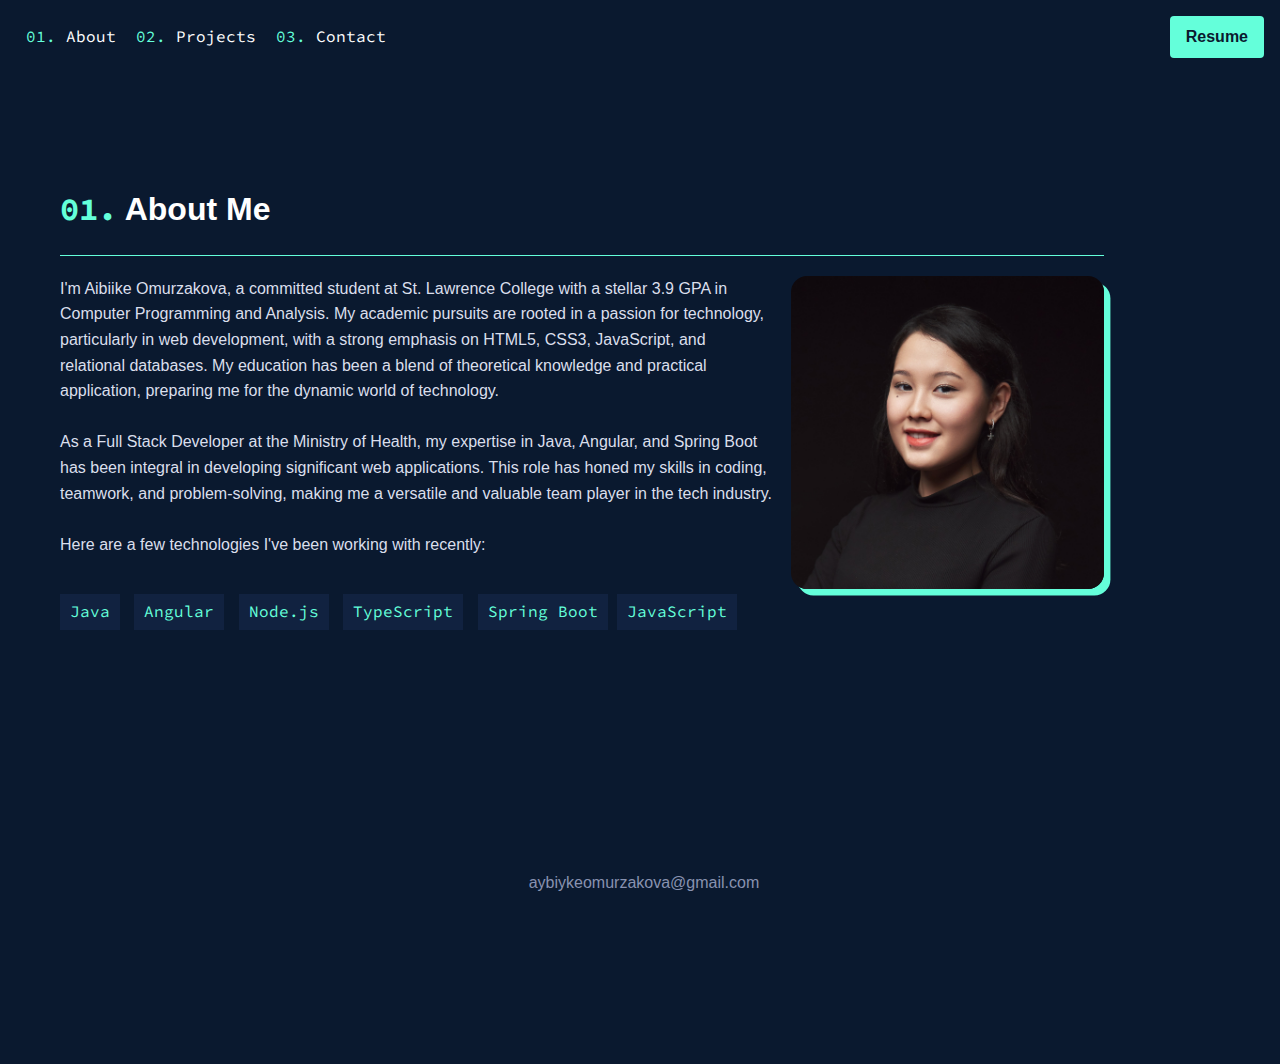
<file: index.html>
<!DOCTYPE html>
<html lang="en">
<head>
    <meta charset="UTF-8">
    <meta name="viewport" content="width=device-width, initial-scale=1.0">
    <title>Aibiike's Portfolio</title>
    <link rel="stylesheet" href="styles.css">
</head>
<body>
    <header>
        <nav>
            <span class="monospace">
            <ul>
                <li><a href="#about"><span class="highlight">01.</span> About</a></li>
                <li><a href="projects-page.html"><span class="highlight">02.</span> Projects</a></li>
                <li><a href="contact-page.html"><span class="highlight">03.</span> Contact</a></li>
            </ul>
            </span>
            <a href="imgs/AibiikeOmurzakova_Just_Resume.pdf" class="resume-button">Resume</a>
        </nav>
    </header>

    <section id="about" class="about-me">
        <div class="container">
            <div class="about-text">
                <h1><span class="monospace">01.</span> About Me</h1>
                <hr>
                <img src="./imgs/photo.jpg" alt="Aibiike" id="photo"/>
            <p>I'm Aibiike Omurzakova, a committed student at St. Lawrence College with a stellar 3.9 GPA in Computer Programming and Analysis. My academic pursuits are rooted in a passion for technology, particularly in web development, with a strong emphasis on HTML5, CSS3, JavaScript, and relational databases. My education has been a blend of theoretical knowledge and practical application, preparing me for the dynamic world of technology.</p>
            <br>
            <p>As a Full Stack Developer at the Ministry of Health, my expertise in Java, Angular, and Spring Boot has been integral in developing significant web applications. This role has honed my skills in coding, teamwork, and problem-solving, making me a versatile and valuable team player in the tech industry.</p>
            <br>
            <p style="margin-bottom: 2em;">Here are a few technologies I've been working with recently:</p>
            <span class="monospace"></span>
                <ul class="technologies">
                    <li>Java</li>
                    <li>Angular</li>
                    <li>Node.js</li>
                    <li>TypeScript</li>
                    <li>Spring Boot</li>
                    <li>JavaScript</li>
                </ul>
           <!-- <div class="rectangle" id="rectangle"></div> -->
            </div>
    </section>

    <footer>
        <p>aybiykeomurzakova@gmail.com</p>
    </footer>
    <script>
    function adjustRectangleHeight() {
    var photo = document.getElementById('photo');
    var rectangle = document.getElementById('rectangle');
    var photoHeight = photo.offsetHeight;
    var photoTop = photo.offsetTop;

    rectangle.style.height = photoHeight + 'px';

    // Check if the screen width is less than or equal to 600px
    // First check for the smaller width
    if (window.innerWidth <= 600) {
        // Adjust top position for smaller mobile layout
        rectangle.style.top = (photoTop + 208) + 'px'; // Adjust as needed
    } else if (window.innerWidth <= 1200) {
        // Adjust top position for larger mobile layout
        rectangle.style.top = (photoTop + 213) + 'px'; // Adjust as needed
    } else {
        // Default position for desktop layout
        rectangle.style.top = (photoTop + 215) + 'px'; // Adjust as needed
    }
}
window.onload = adjustRectangleHeight;
window.onresize = adjustRectangleHeight;
    </script>
</body>
</html>
</file>
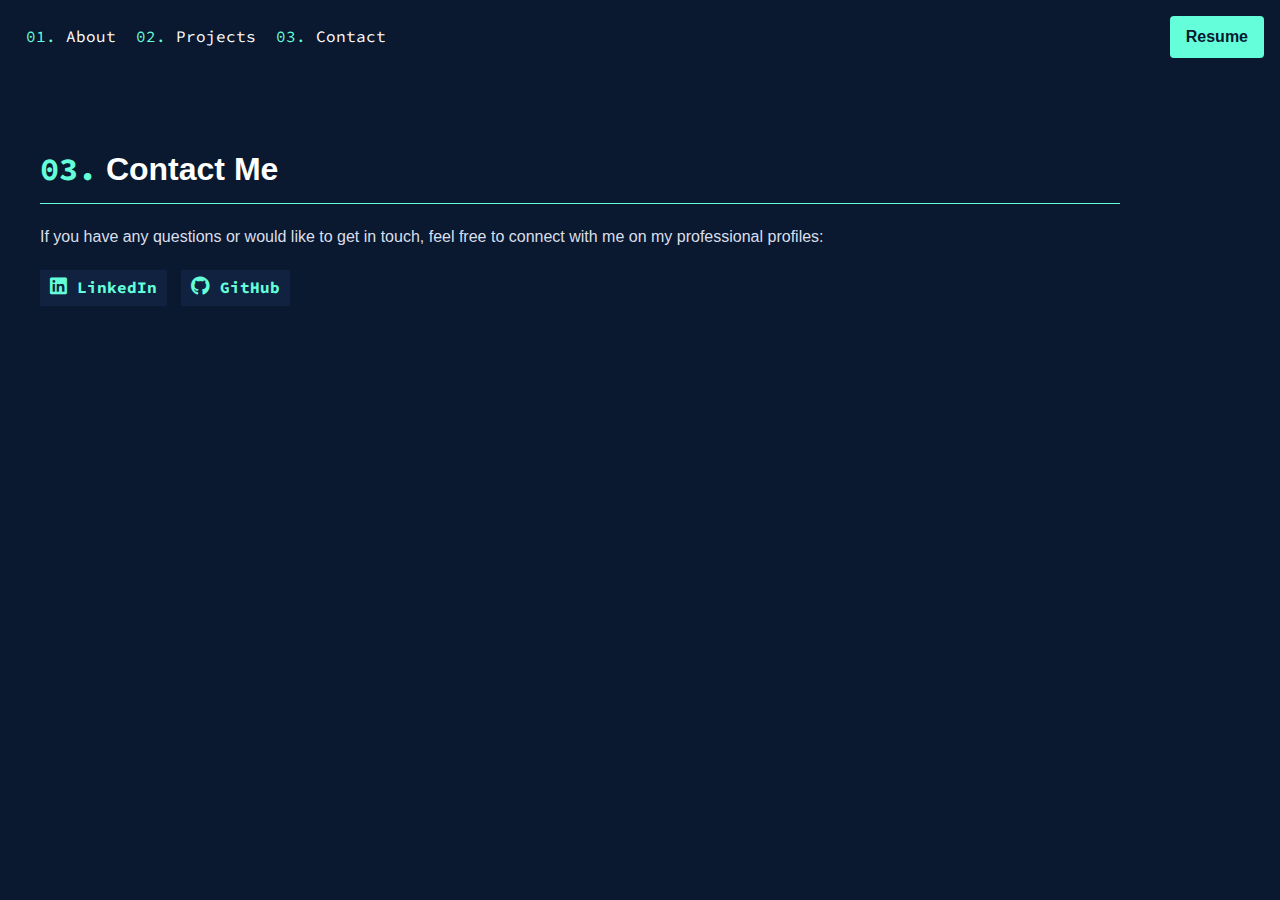
<file: contact-page.html>
<!DOCTYPE html>
<html lang="en">
<head>
    <meta charset="UTF-8">
    <meta name="viewport" content="width=device-width, initial-scale=1.0">
    <title>Contact - Aibiike Omurzakova</title>
    <link rel="stylesheet" href="styles.css">
    <link href="https://cdnjs.cloudflare.com/ajax/libs/font-awesome/6.1.1/css/all.min.css" rel="stylesheet">
    <!-- Include the monospace font from Google Fonts -->
</head>
<body>
    <header>
        <nav>
            <span class="monospace">
            <ul>
                <li><a href="index.html"><span class="highlight">01.</span> About</a></li>
                <li><a href="projects-page.html"><span class="highlight">02.</span> Projects</a></li>
                <li><a href="contact-page.html"><span class="highlight">03.</span> Contact</a></li>
            </ul>
            </span>
            <a href="imgs/AibiikeOmurzakova_Just_Resume.pdf" class="resume-button">Resume</a>
        </nav>
    </header>
    <section id="contact" class="contact-me">
        <div class="contact-text">
            <h1><span class="monospace">03.</span> Contact Me</h1>
            <hr>
            <p style="margin-bottom: 1em;">If you have any questions or would like to get in touch, feel free to connect with me on my professional profiles:</p>
            <div class="social-links">
                <a href="https://www.linkedin.com/in/aibiike-omurzakova-326299221/" class="social-link" target="_blank">
                    <i class="fab fa-linkedin"></i> LinkedIn
                </a>
                <!-- GitHub Profile Link -->
                <a href="https://github.com/aibii" class="social-link" target="_blank">
                    <i class="fab fa-github"></i> GitHub
                </a>
            </div>
        </div>
        <div class="contact-photo">
            
        </div>
    </section>
    <!-- End of Contact Section -->
</body>
</html>
</file>
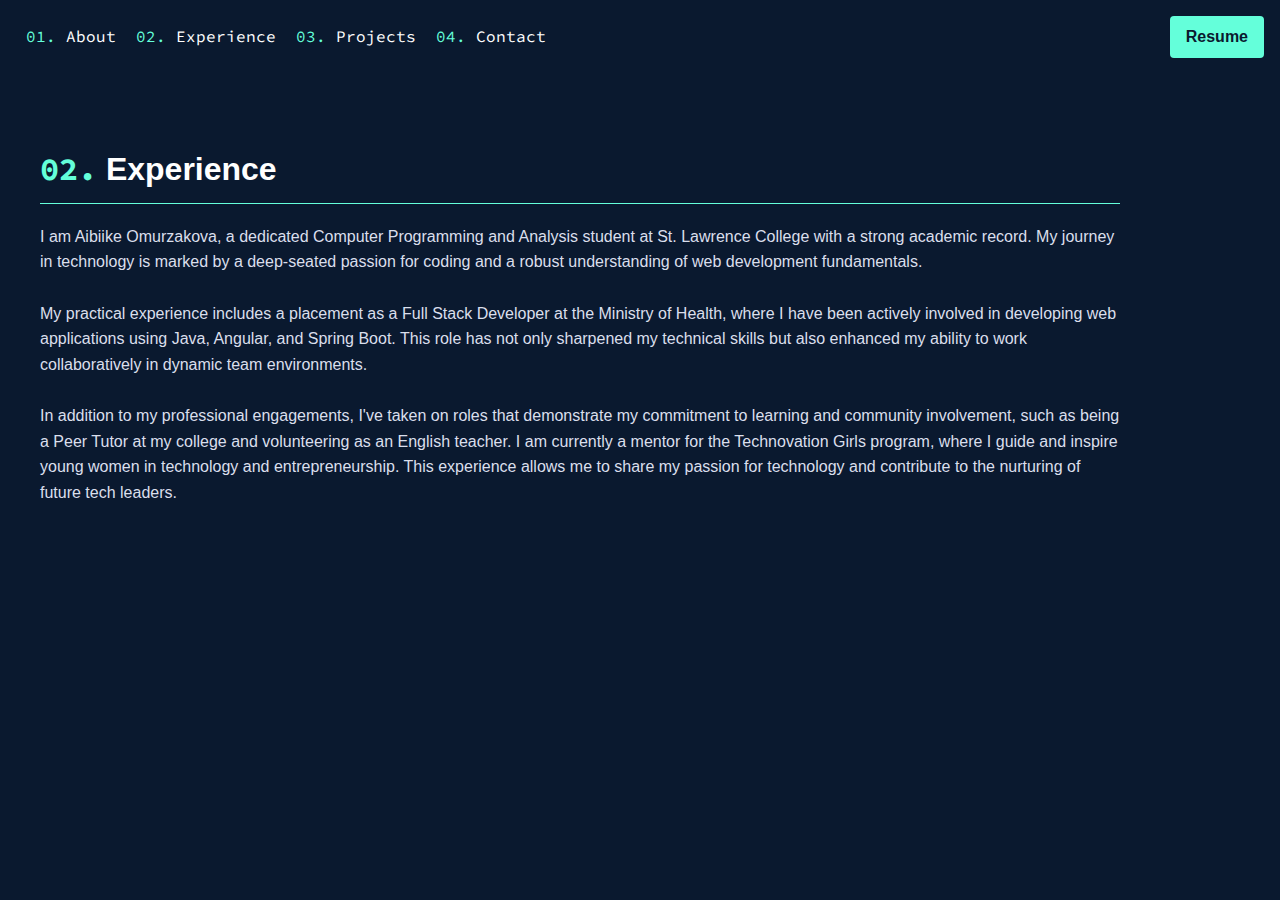
<file: experience-page.html>
<!DOCTYPE html>
<html lang="en">
<head>
    <meta charset="UTF-8">
    <meta name="viewport" content="width=device-width, initial-scale=1.0">
    <title>Experience - Aibiike Omurzakova</title>
    <link rel="stylesheet" href="styles.css">
</head>
<body>
    <header>
        <nav>
            <span class="monospace">
            <ul>
                <li><a href="index.html"><span class="highlight">01.</span> About</a></li>
                <li><a href="experience-page.html"><span class="highlight">02.</span> Experience</a></li>
                <li><a href="projects-page.html"><span class="highlight">03.</span> Projects</a></li>
                <li><a href="contact-page.html"><span class="highlight">04.</span> Contact</a></li>
            </ul>
            </span>
            <a href="imgs/AibiikeOmurzakova_Just_Resume.pdf" class="resume-button">Resume</a>
        </nav>
    </header>
    <!-- Experience Section -->
    <section id="experience" class="experience-section">
        <div class="experience-text">
            <h1><span class="monospace">02.</span> Experience</h1>
            <hr>
            <p>I am Aibiike Omurzakova, a dedicated Computer Programming and Analysis student at St. Lawrence College with a strong academic record. My journey in technology is marked by a deep-seated passion for coding and a robust understanding of web development fundamentals.</p>
            <br>
            <p>My practical experience includes a placement as a Full Stack Developer at the Ministry of Health, where I have been actively involved in developing web applications using Java, Angular, and Spring Boot. This role has not only sharpened my technical skills but also enhanced my ability to work collaboratively in dynamic team environments.</p>
            <br>
            <p>In addition to my professional engagements, I've taken on roles that demonstrate my commitment to learning and community involvement, such as being a Peer Tutor at my college and volunteering as an English teacher. I am currently a mentor for the Technovation Girls program, where I guide and inspire young women in technology and entrepreneurship. This experience allows me to share my passion for technology and contribute to the nurturing of future tech leaders.</p>
        </div>
    </section>
    <!-- End of Experience Section -->
</body>
</html>
</file>
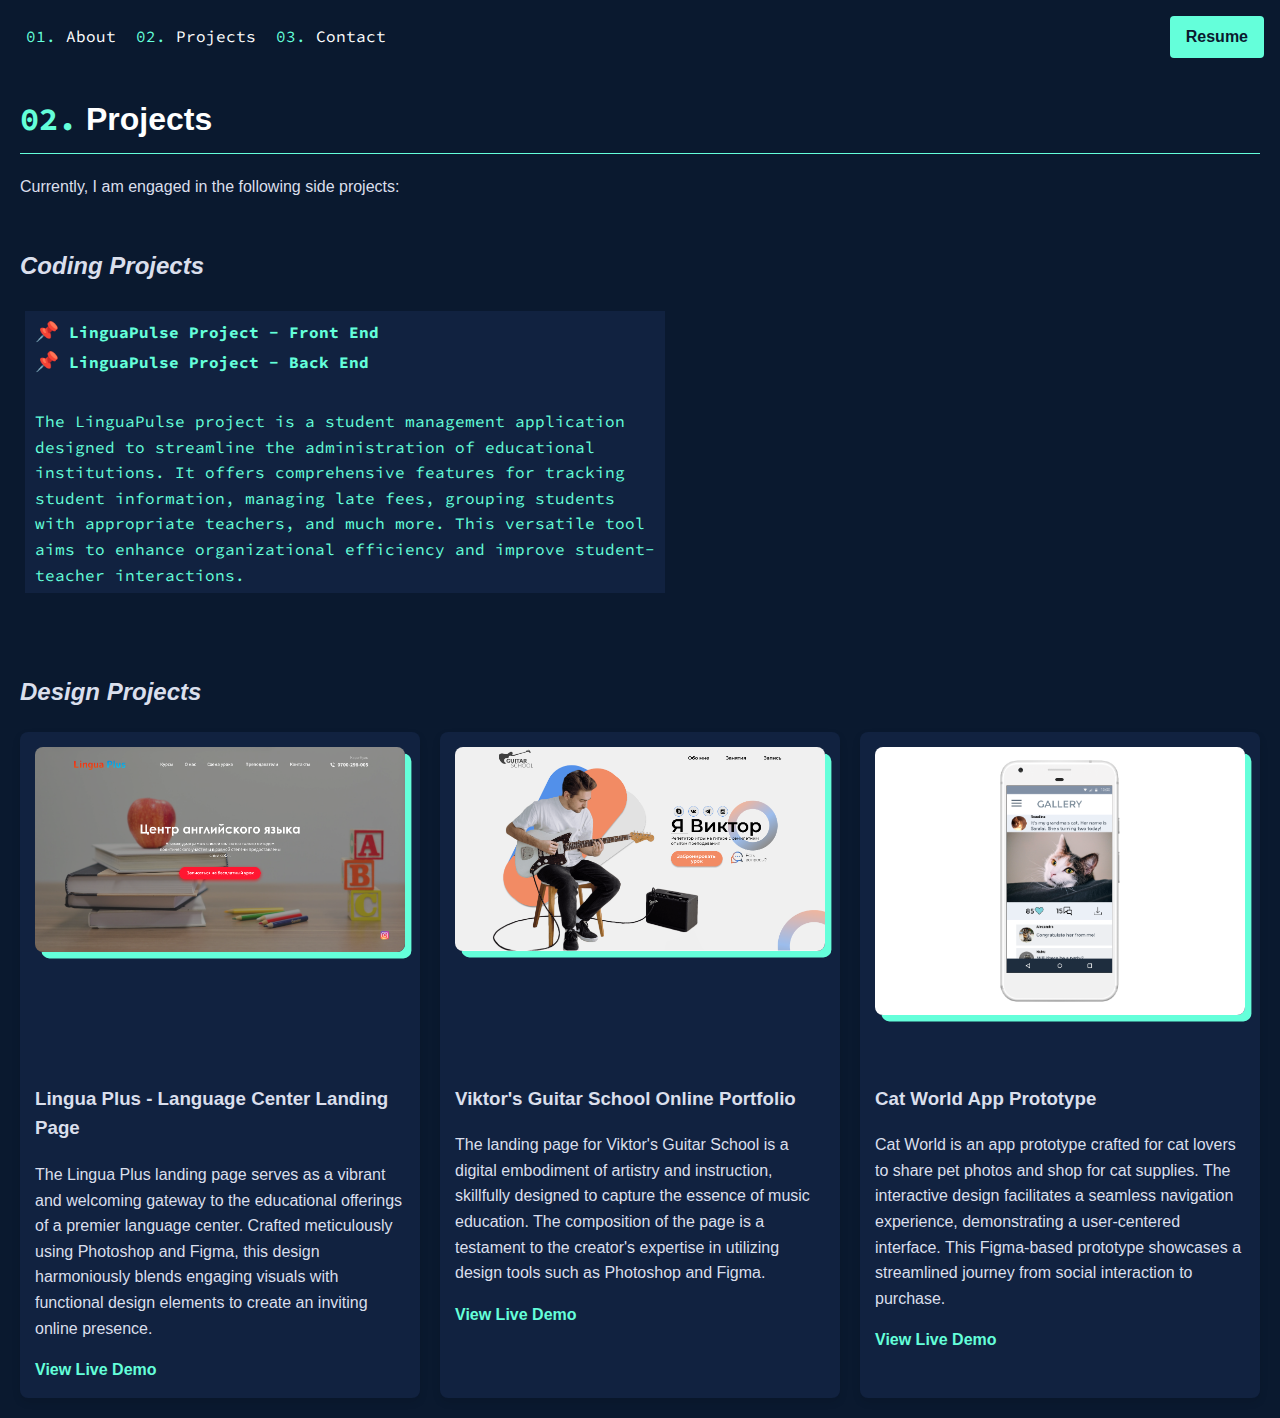
<file: projects-page.html>
<!DOCTYPE html>
<html lang="en">
<head>
    <meta charset="UTF-8">
    <meta name="viewport" content="width=device-width, initial-scale=1.0">
    <title>Projects - Aibiike Omurzakova</title>
    <link rel="stylesheet" href="styles.css">
    <link href="https://cdnjs.cloudflare.com/ajax/libs/font-awesome/6.1.1/css/all.min.css" rel="stylesheet">
</head>
<body>
    <header>
        <nav>
            <span class="monospace">
            <ul>
                <li><a href="index.html"><span class="highlight">01.</span> About</a></li>
                <li><a href="projects-page.html"><span class="highlight">02.</span> Projects</a></li>
                <li><a href="contact-page.html"><span class="highlight">03.</span> Contact</a></li>
            </ul>
            </span>
            <a href="imgs/AibiikeOmurzakova_Just_Resume.pdf" class="resume-button">Resume</a>
        </nav>
    </header>
    <!-- Work Section -->
    <section id="work" class="work-section">
        <div class="work-text">
            <h1><span class="monospace">02.</span> Projects</h1>
            <hr>
            <p style="margin-bottom: 3em;">Currently, I am engaged in the following side projects:</p>
            <h2><i>Coding Projects</i></h2>
            <ul class="projects">
                <li>
                    <span class="emoji">&#128204;</span> <!-- Pin Emoji -->
                    <a href="https://github.com/aibii/student-management-frontend" target="_blank" class="project-link">LinguaPulse Project - Front End</a>
                    <p></p>
                    <span class="emoji">&#128204;</span> <!-- Pin Emoji -->
                    <a href="https://github.com/aibii/student-mngmnt-backend" target="_blank" class="project-link">LinguaPulse Project - Back End</a>

                    <p style="margin-top: 2em;">The LinguaPulse project is a student management application designed to streamline the administration of educational institutions. It offers comprehensive features for tracking student information, managing late fees, grouping students with appropriate teachers, and much more. This versatile tool aims to enhance organizational efficiency and improve student-teacher interactions.</p>
                </li>
                <!-- Additional projects can be listed here -->
            </ul>
        </div>
    </section>
    <section id="design-projects" class="design-projects-section">
        <div class="container">
            <h2 style="margin-top: 0px;"><i>Design Projects</i></h2>
            <div class="project-grid">
                <!-- Project 1 -->
                <div class="project-card">
                    <img src="imgs/project1Main.png" alt="Screenshot of Project 1" class="project-thumbnail">
                    <h3 class="project-title">Lingua Plus - Language Center Landing Page</h3>
                    <p class="project-description">The Lingua Plus landing page serves as a vibrant and welcoming gateway to the educational offerings of a premier language center. Crafted meticulously using Photoshop and Figma, this design harmoniously blends engaging visuals with functional design elements to create an inviting online presence.</p>
                    <a href="https://www.figma.com/proto/8Nlc102TjL5pm6ZdfomoXm/%D0%9A%D1%83%D1%80%D1%81%D1%8B-%D0%90%D0%BD%D0%B3%D0%BB%D0%B8%D0%B9%D1%81%D0%BA%D0%BE%D0%B3%D0%BE-%D0%9B%D0%B5%D0%BD%D0%B4%D0%B8%D0%BD%D0%B3-%D1%81%D1%82%D1%80%D0%B0%D0%BD%D0%B8%D1%86%D0%B0?type=design&node-id=1-3&t=82zssiC4vWUvTHIP-0&scaling=min-zoom&page-id=0%3A1" target="_blank" class="project-link">View Live Demo</a>
                </div>
                <!-- Project 2 -->
                <div class="project-card">
                    <img src="imgs/project2Main.png" alt="Screenshot of Project 2" class="project-thumbnail">
                    <h3 class="project-title">Viktor's Guitar School Online Portfolio</h3>
                    <p class="project-description">The landing page for Viktor's Guitar School is a digital embodiment of artistry and instruction, skillfully designed to capture the essence of music education. The composition of the page is a testament to the creator's expertise in utilizing design tools such as Photoshop and Figma.</p>
                    <a href="https://www.figma.com/proto/Z04I9fBUVlgMXYfrnL8ucY/%D0%9C%D0%B0%D0%BA%D0%B5%D1%82-%D0%9F%D0%BE%D1%80%D1%82%D1%84%D0%BE%D0%BB%D0%B8%D0%BE-%D0%B3%D0%B8%D1%82%D0%B0%D1%80%D0%B8%D1%81%D1%82%D0%B0?type=design&node-id=1-2&t=FzdfedfJxPzReaKu-0&scaling=min-zoom&page-id=0%3A1" target="_blank" class="project-link">View Live Demo</a>
                </div>
                <!-- Project 3 -->
                <div class="project-card">
                    <img src="imgs/project3Main3.png" alt="Screenshot of Project 2" class="project-thumbnail">
                    <h3 class="project-title">Cat World App Prototype</h3>
                    <p class="project-description">Cat World is an app prototype crafted for cat lovers to share pet photos and shop for cat supplies. The interactive design facilitates a seamless navigation experience, demonstrating a user-centered interface. This Figma-based prototype showcases a streamlined journey from social interaction to purchase.</p>
                    <a href="https://marvelapp.com/prototype/44bdi68/screen/54455313" target="_blank" class="project-link">View Live Demo</a>
                </div>
                <!-- Add more projects as needed -->
            </div>
        </div>
    </section>
    <!-- End of Work Section -->
</body>
</html>
</file>
<file: styles.css>
@import url('https://fonts.googleapis.com/css2?family=Source+Code+Pro:wght@400;600&display=swap');

/* Reset some basic elements */
body, h1, p, ul, li, a {
    margin: 0;
    padding: 0;
}

body, html {
    font-family: 'Arial', sans-serif;
    color: #dadfec;
    background-color: #0a192f;
    line-height: 1.6;
    height: 100%;
}

nav {
    display: flex;
    justify-content: space-between;
    align-items: center;
    padding: 1em;
}

nav ul {
    list-style: none;
    display: flex;
}

nav ul li {
    padding: 0 10px;
}

nav ul li a {
    text-decoration: none;
    color: #e9f5f2;
}

.resume-button {
    background-color: #64ffda;
    color: #0a192f;
    text-decoration: none;
    padding: 0.5em 1em;
    border-radius: 4px;
    font-weight: bold;
}

.container {
    max-width: 100em; /* Adjust based on your design preference */
    margin: 20px auto; /* Centers the container */
    padding: 20px; /* Adds padding inside the container */
}

.project-grid {
    display: grid;
    grid-template-columns: repeat(auto-fit, minmax(300px, 1fr)); /* Creates a responsive grid */
    gap: 20px; /* Spacing between grid items */
}

.project-card {
    background-color: #112240; /* Card background color */
    padding: 15px; /* Padding inside cards */
    border-radius: 8px; /* Rounded corners for cards */
    box-shadow: 0 4px 8px rgba(0, 0, 0, 0.1); /* Optional: Adds shadow for depth */
    position: relative;
}

.project-thumbnail {
    width: 100%; /* Makes the image responsive within the card */
    height: auto; /* Maintains aspect ratio */
    border-radius: 8px; /* Optional: Rounded corners for images */
    margin-bottom: 15px; /* Space between image and text */
}

.project-description {
    margin-bottom: 1em;
}

.about-me {
    max-width: 800px;
    margin: 50px auto;
    padding: 20px;
    height: 100%;
}

img {
    float: right;
}

.about-me h1 {
    color: #ccd6f6;
    margin-bottom: 20px;
}

.projects, .technologies, .social-links {
    list-style: none;
    padding-left: 0;
    text-align: left; /* Align the text to the left */
}


.projects li, .technologies li, .social-links a {
    background-color: #112240;
    display: inline-block;
    margin: 5px;
    padding: 5px 10px;
    font-family: 'Source Code Pro', monospace;
    color: #64ffda;
}

.social-link:hover {
    background-color: #0a192f;
}

.technologies li:first-child {
    margin-left: 0;
}

.technologies li:last-child {
    margin-left: 0;
}

footer {
    background-color: #0a192f;
    color: #8892b0;
    text-align: center;
    padding: 4px;
    position: fixed;
    bottom: 0;
    width: 100%;
}

/* Apply the monospace font to all list items within the .technologies class */
.technologies li {
    font-family: 'Source Code Pro', monospace; /* This is the imported font */
    /* ... rest of your styles for .technologies li ... */
}

/* Apply the monospace font to all numbers */
/* You can target numbers specifically with the ::before pseudo-element and the content property if they are always part of specific elements, like headings or paragraphs */
h1::before, h2::before, h3::before, h4::before, h5::before, h6::before,
p::before, li::before {
    font-family: 'Source Code Pro', monospace;
    /* Use the content property to insert numbers or certain content if needed */
}

/* If you want to ensure that all numbers everywhere use the monospace font,
   you would have to wrap numbers in a span tag with a specific class in your HTML. */

/* Example */
/* HTML: <p>My favorite number is <span class="monospace">42</span>.</p> */
/* CSS: */
.monospace {
    font-family: 'Source Code Pro', monospace;
}

.about-me, .contact-me {
    display: flex;
    justify-content: space-between;
    align-items: flex-start; /* Aligns items at the top */
    max-width: 1200px;
    margin: 50px auto;
    padding: 20px;
}

.about-text, .contact-text, .work-text, .experience-text {
    width: 90%; /* Adjust the width as necessary */
    transition: width 0.5s ease-in-out;
    /* Align the text to the right if you want the photo to be aligned with the start of the text */
}

@media (max-width: 1000px) {
    .contact-text {
        width: 80%;
    }
}

.experience-text h1 {
    color: #ffffff; /* White color for the heading text */
}

.experience-section {
    /* Same styling as about-me, work-section, etc. for consistency */
    display: flex;
    justify-content: space-between;
    align-items: flex-start;
    max-width: 1200px;
    margin: 50px auto;
    padding: 20px;
}

hr {
    border: 0;
    height: 1px;
    background: #64ffda;
    margin-bottom: 20px;
}

.about-photo {
    width: 19%; /* Adjust the width as necessary */
    /* Center the photo within the div, if necessary */
    left: 60%;
    top: 12.5em;
    z-index: 1;
}

.about-photo img {
    max-width: 100%;
    height: auto;
    display: block; /* Ensures the image is a block-level element, removing extra space */
    border-radius: 10px; /* Optional: if you want rounded corners */
    float: right;
    outline: 5px solid #64ffda;
}

nav ul li a {
    text-decoration: none;
    color: #ffffff; /* This sets the navigation links to white */
}

.resume-button {
    background-color: #64ffda;
    color: #0a192f;
    text-decoration: none;
    padding: 0.5em 1em;
    border-radius: 4px;
    font-weight: bold;
}

/* Apply the monospace font to all list items within the .technologies class and set the numbers to green */
.monospace, .technologies li {
    font-family: 'Source Code Pro', monospace;
    color: #64ffda; /* This sets the technology list and numbers to green */
    /* ... rest of your styles for .technologies li ... */
}

/* ... */

/* You might want to make sure that the non-number text in the headings remains white */
.about-me h1 {
    color: #ffffff; /* Ensure heading text is white */
}

.contact-me h1 {
    color: #ffffff; /* Ensure heading text is white */
}

.work-text h1 {
    color: #ffffff; /* Ensure heading text is white */

}

.about-me h1 .monospace {
    color: #64ffda; /* Only the numbers in the heading are green */
}

.highlight {
    color: #64ffda;
}

.rectangle {
    width: 19%; /* Set the width of your rectangle */
    height: 200px;
    background-color: transparent; /* This ensures the rectangle is not filled */
    position: absolute;
    left: 61.2%;
    border-radius: 10px;
}

.social-link {
    color: #64ffda;
    text-decoration: none;
    font-weight: bold;
    display: inline-flex; /* Aligns icon and text horizontally */
    align-items: center; /* Aligns icon and text vertically */
    gap: 8px; /* Adds space between icon and text */
}

.social-link i {
    font-size: 1.2em; /* Adjust icon size */
}

.social-link:first-child {
    margin-left: 0;
}

.work-section {
    display: flex;
    justify-content: space-between;
    align-items: flex-start;
    max-width: 100em;
    margin: 0px auto;
    padding: 20px;
}

.work-text {
    width: 100%; /* Use full width since there's no image on this page */
}

.projects {
    list-style: none;
    padding-left: 0;
}

.projects li {
    margin-bottom: 20px; /* Spacing between projects */
}

.project-link {
    color: #64ffda; /* Link color */
    text-decoration: none; /* No underline */
    font-weight: bold;
    display: inline-flex; /* Aligns icon and text horizontally */
    align-items: center; /* Aligns icon and text vertically */
    gap: 8px; /* Space between icon and text */
}

.emoji {
    font-size: 1.2em; /* Size of the emoji */
}

.projects li {
    max-width: 50%;
    transition: max-width 0.5s ease-in-out;
}

@media (max-width: 1000px) {
    .projects li {
        max-width: 80%;
    }
}

img {
    margin-left: 1em;
    margin-bottom: 1em;
    float: right;
    width: 30%;
    border-radius: 1em;
    box-shadow: 0.4em 0.4em 0 0 #64ffda;
}

.project-title {
    margin-top: 18em;
}

/* Add a hover effect to the social links */
</file>
